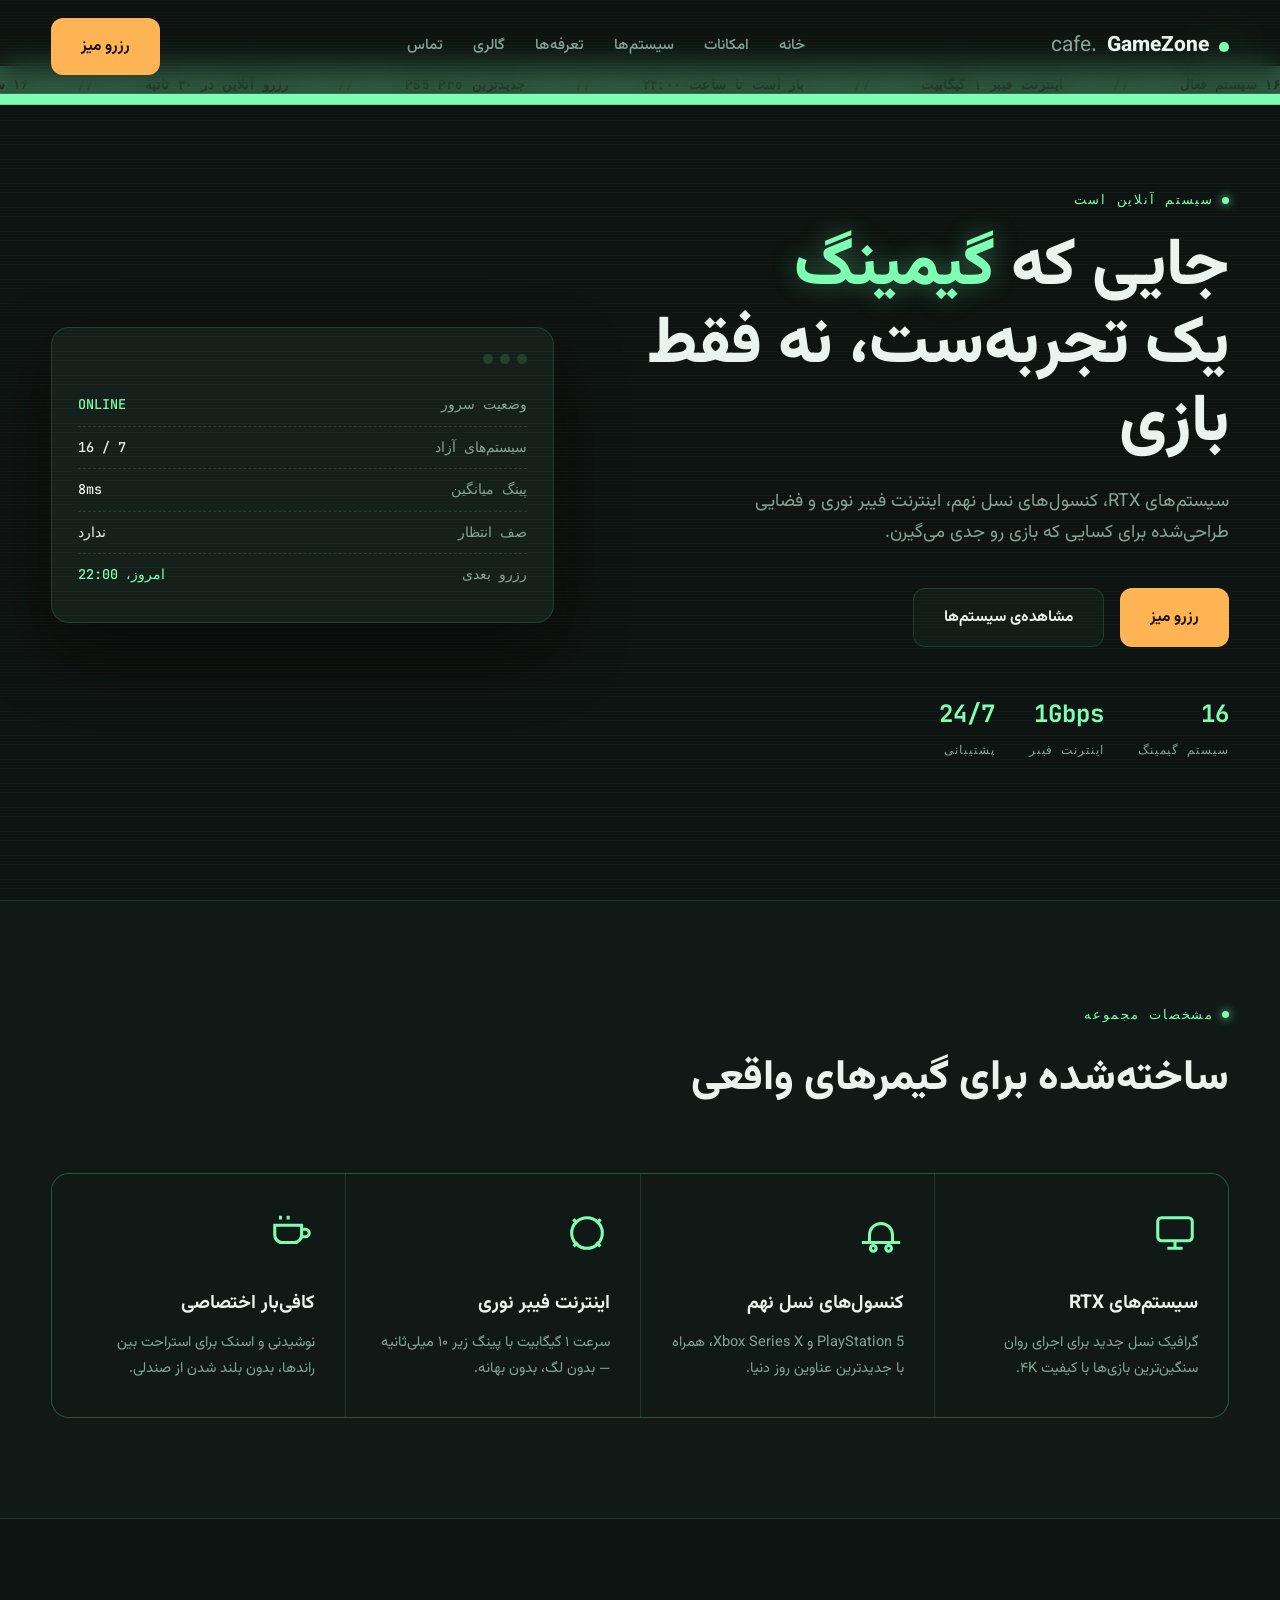
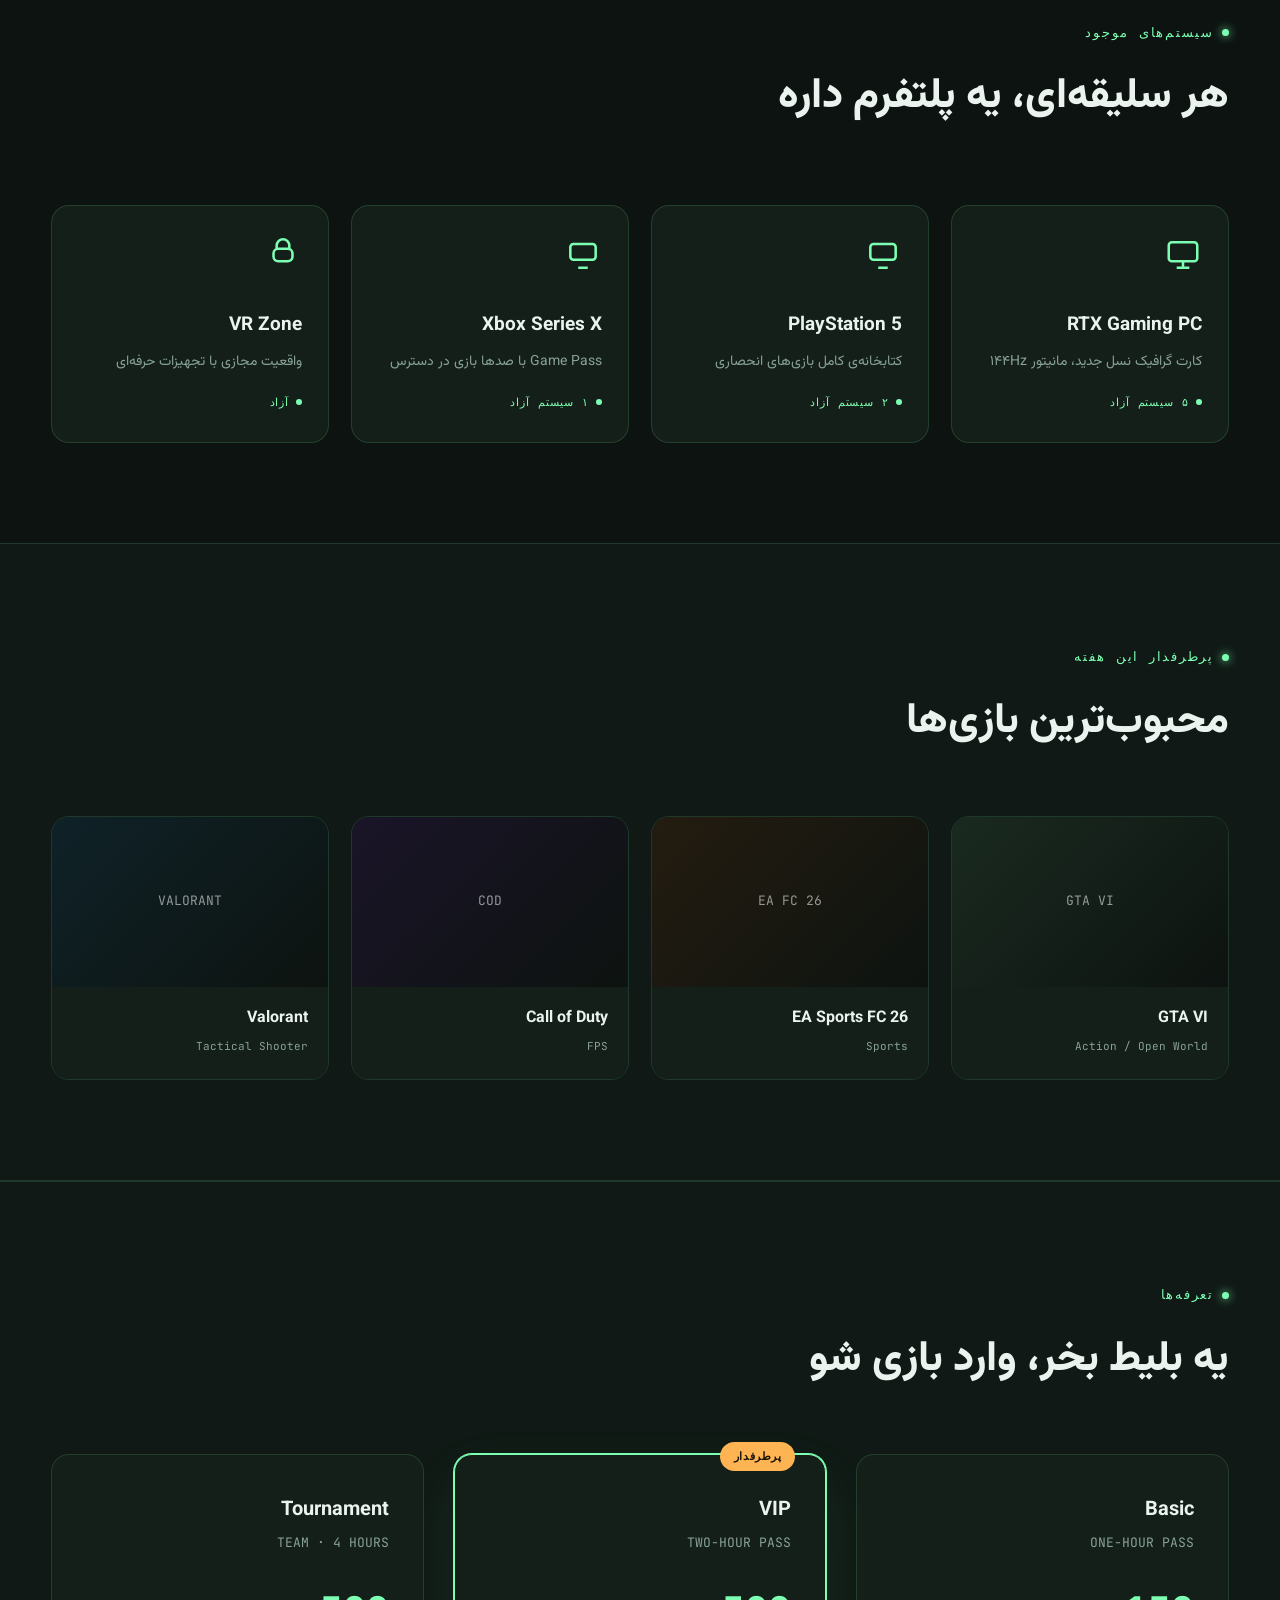
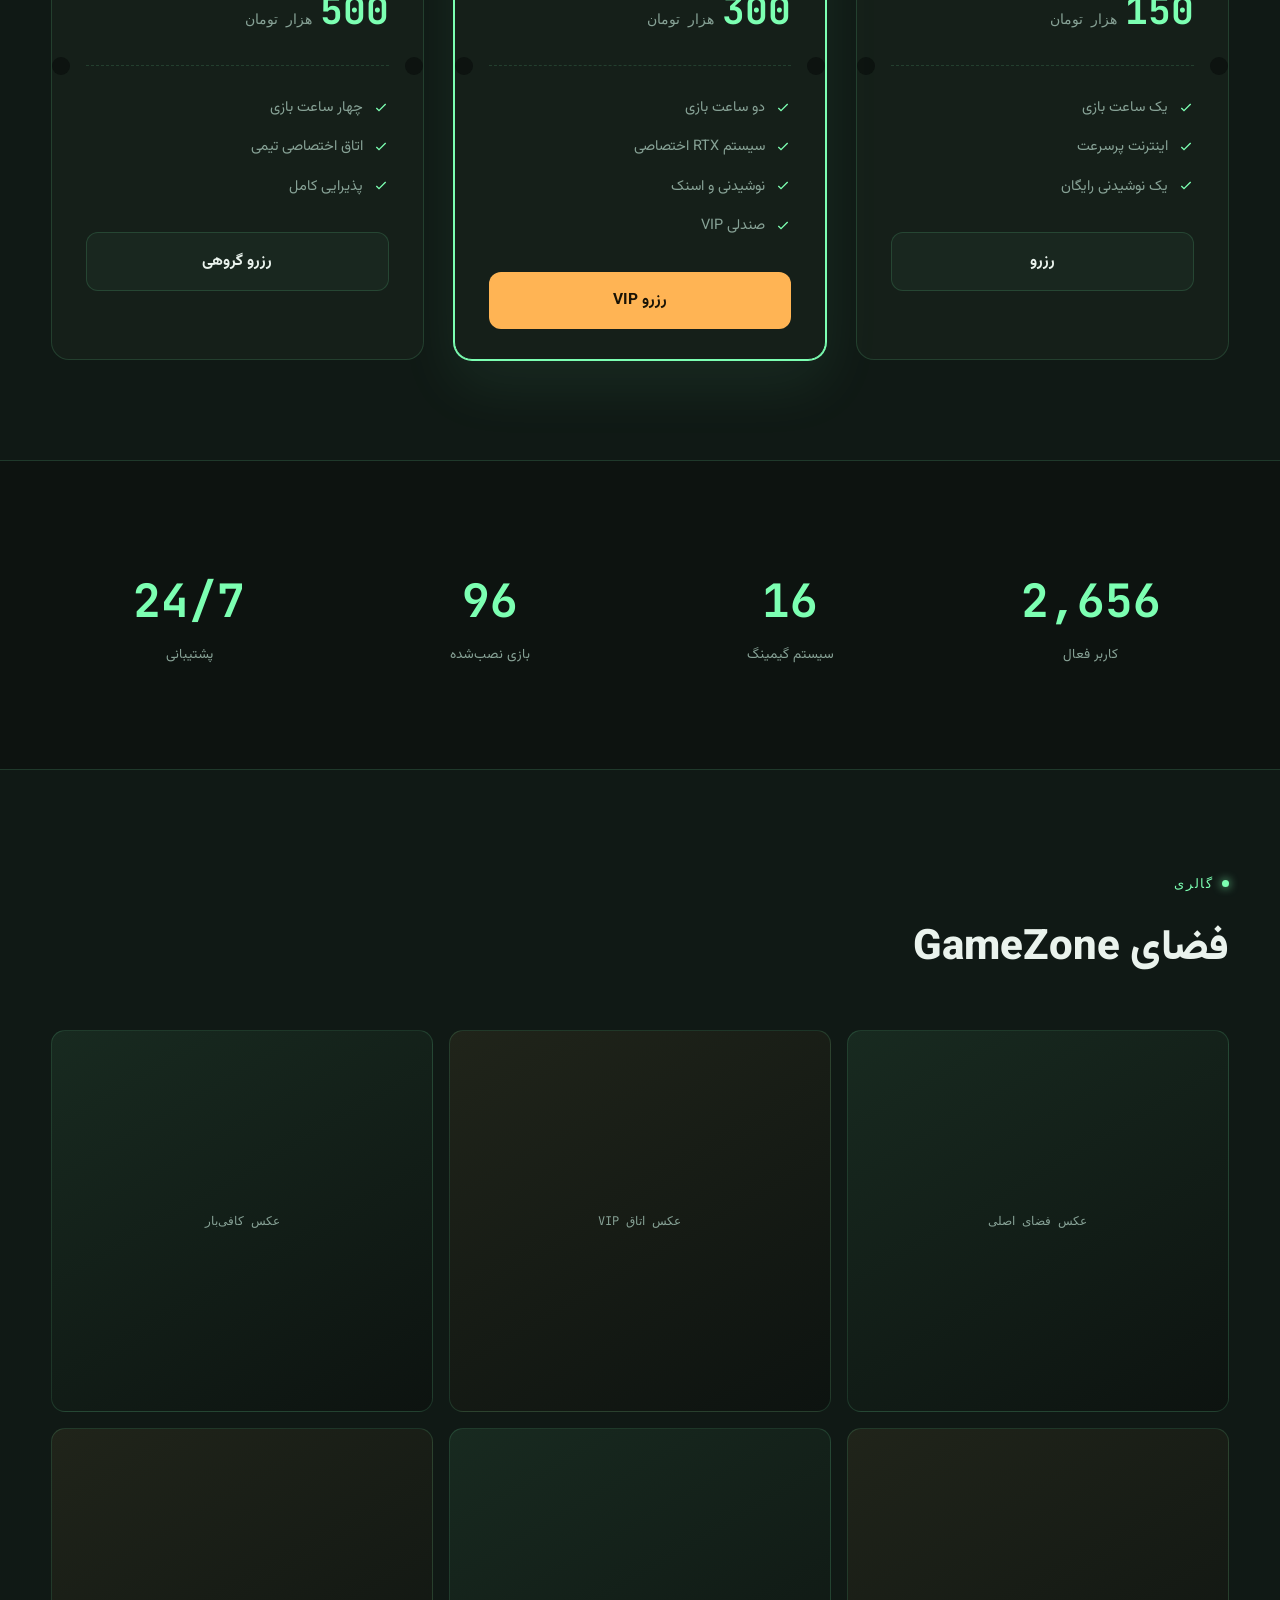
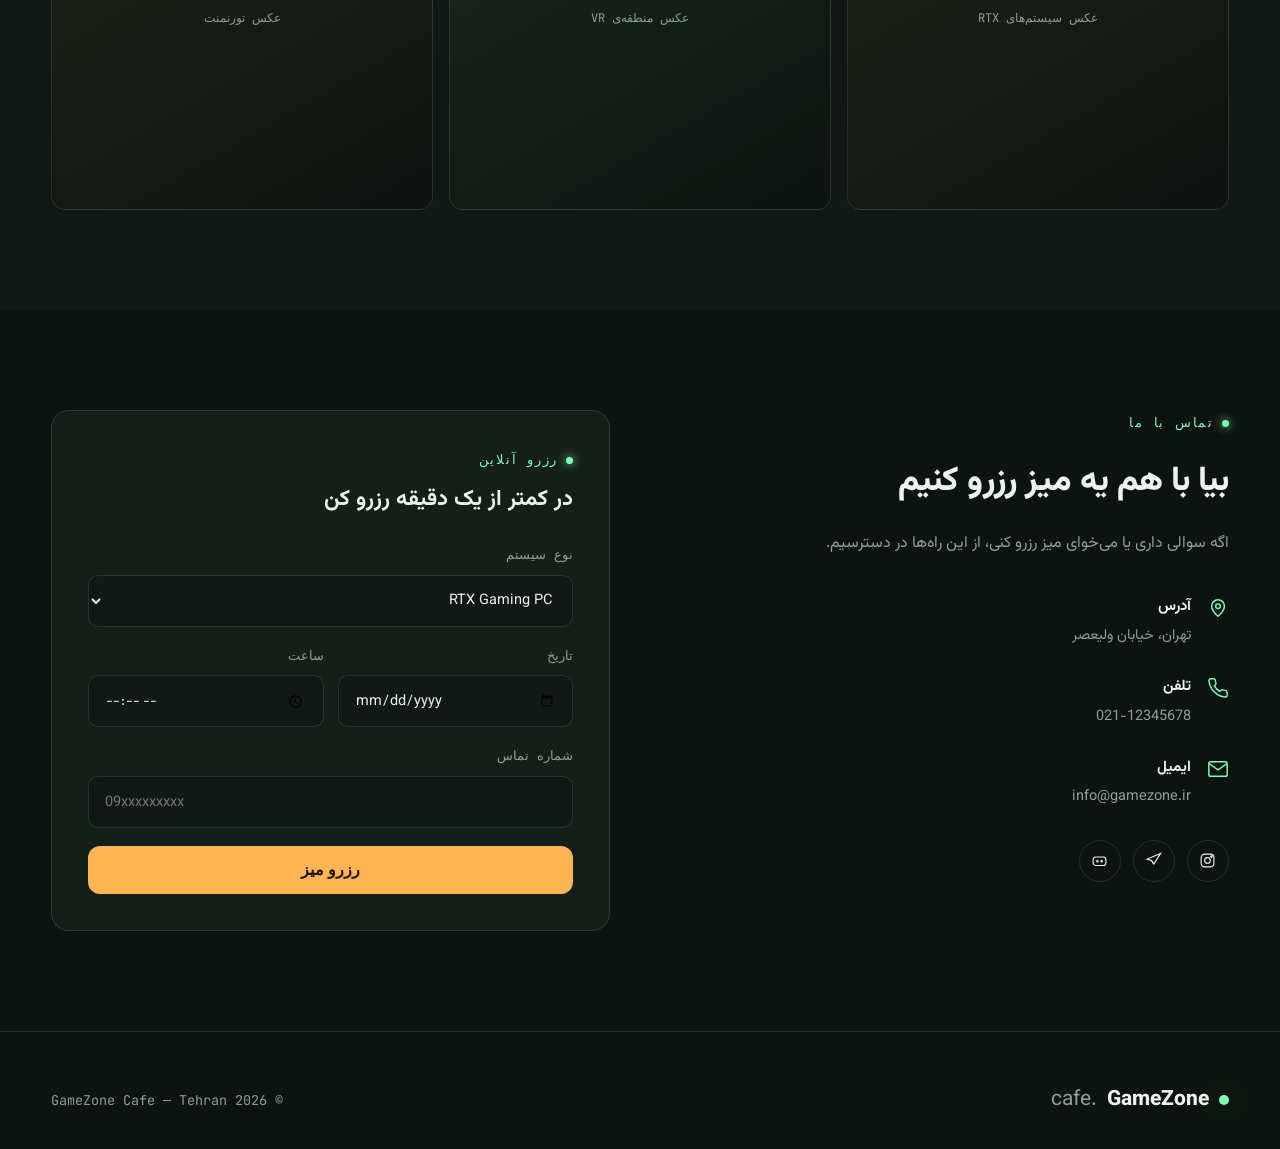
<file: GAME ZONE/index.html>
<!DOCTYPE html>
<html lang="fa" dir="rtl">
<head>
<meta charset="UTF-8">
<meta name="viewport" content="width=device-width, initial-scale=1.0">
<title>GameZone Cafe — سیستم آنلاین است</title>
<link rel="stylesheet" href="style.css">
</head>
<body>

<!--================ HEADER =================-->
<header class="header">
  <div class="container navbar">
    <div class="logo"><span class="dot"></span>GameZone<span style="color:var(--dim);font-weight:400;">.cafe</span></div>
    <ul class="nav-links">
      <li><a href="#home">خانه</a></li>
      <li><a href="#specs">امکانات</a></li>
      <li><a href="#systems">سیستم‌ها</a></li>
      <li><a href="#pricing">تعرفه‌ها</a></li>
      <li><a href="#gallery">گالری</a></li>
      <li><a href="#contact">تماس</a></li>
    </ul>
    <div class="nav-actions">
      <a href="#pricing" class="btn btn-primary">رزرو میز</a>
      <button class="menu-toggle" aria-label="منو" id="menuToggle"><span></span><span></span><span></span></button>
    </div>
  </div>
</header>

<!--================ TICKER =================-->
<div class="ticker-wrap">
  <div class="ticker">
    <span>۱۶ سیستم فعال</span>
    <span>اینترنت فیبر ۱ گیگابیت</span>
    <span>باز است تا ساعت ۲۴:۰۰</span>
    <span>جدیدترین PS5 Pro</span>
    <span>رزرو آنلاین در ۳۰ ثانیه</span>
    <span>۱۶ سیستم فعال</span>
    <span>اینترنت فیبر ۱ گیگابیت</span>
    <span>باز است تا ساعت ۲۴:۰۰</span>
    <span>جدیدترین PS5 Pro</span>
    <span>رزرو آنلاین در ۳۰ ثانیه</span>
  </div>
</div>

<!--================ HERO =================-->
<section class="hero" id="home">
  <div class="container hero-grid">
    <div class="reveal active">
      <div class="eyebrow">سیستم آنلاین است</div>
      <h1>جایی که <em>گیمینگ</em><br>یک تجربه‌ست، نه فقط بازی</h1>
      <p>سیستم‌های RTX، کنسول‌های نسل نهم، اینترنت فیبر نوری و فضایی طراحی‌شده برای کسایی که بازی رو جدی می‌گیرن.</p>
      <div class="hero-actions">
        <a href="#pricing" class="btn btn-primary">رزرو میز</a>
        <a href="#systems" class="btn btn-ghost">مشاهده‌ی سیستم‌ها</a>
      </div>
      <div class="hero-meta">
        <div><b>16</b><span>سیستم گیمینگ</span></div>
        <div><b>1Gbps</b><span>اینترنت فیبر</span></div>
        <div><b>24/7</b><span>پشتیبانی</span></div>
      </div>
    </div>
    <div class="reveal active">
      <div class="terminal">
        <div class="terminal-bar"><i></i><i></i><i></i></div>
        <div class="terminal-line on"><span>وضعیت سرور</span><b>ONLINE</b></div>
        <div class="terminal-line"><span>سیستم‌های آزاد</span><b>7 / 16</b></div>
        <div class="terminal-line"><span>پینگ میانگین</span><b>8ms</b></div>
        <div class="terminal-line"><span>صف انتظار</span><b>ندارد</b></div>
        <div class="terminal-line on"><span>رزرو بعدی</span><b>امروز، 22:00</b></div>
      </div>
    </div>
  </div>
</section>

<!--================ SPECS =================-->
<section class="specs" id="specs">
  <div class="container">
    <div class="section-title reveal" style="margin-bottom:56px;">
      <div class="eyebrow">مشخصات مجموعه</div>
      <h2>ساخته‌شده برای گیمرهای واقعی</h2>
    </div>
    <div class="spec-grid">
      <div class="spec reveal">
        <svg class="icon" viewBox="0 0 24 24" fill="none" stroke="currentColor" stroke-width="1.6"><rect x="3" y="4" width="18" height="12" rx="2"/><path d="M8 20h8M12 16v4"/></svg>
        <h3>سیستم‌های RTX</h3>
        <p>گرافیک نسل جدید برای اجرای روان سنگین‌ترین بازی‌ها با کیفیت ۴K.</p>
      </div>
      <div class="spec reveal">
        <svg class="icon" viewBox="0 0 24 24" fill="none" stroke="currentColor" stroke-width="1.6"><path d="M2 17h20M6 17v-4a6 6 0 0 1 12 0v4"/><circle cx="8" cy="20" r="1.5"/><circle cx="16" cy="20" r="1.5"/></svg>
        <h3>کنسول‌های نسل نهم</h3>
        <p>PlayStation 5 و Xbox Series X، همراه با جدیدترین عناوین روز دنیا.</p>
      </div>
      <div class="spec reveal">
        <svg class="icon" viewBox="0 0 24 24" fill="none" stroke="currentColor" stroke-width="1.6"><path d="M12 20a8 8 0 1 1 0-16 8 8 0 0 1 0 16Z"/><path d="M4.9 4.9l2.1 2.1M16.9 16.9l2.1 2.1M19.1 4.9l-2.1 2.1M7.1 16.9l-2.1 2.1"/></svg>
        <h3>اینترنت فیبر نوری</h3>
        <p>سرعت ۱ گیگابیت با پینگ زیر ۱۰ میلی‌ثانیه — بدون لگ، بدون بهانه.</p>
      </div>
      <div class="spec reveal">
        <svg class="icon" viewBox="0 0 24 24" fill="none" stroke="currentColor" stroke-width="1.6"><path d="M3 8h14v5a4 4 0 0 1-4 4H7a4 4 0 0 1-4-4V8Z"/><path d="M17 10h2a2 2 0 0 1 0 4h-2M6 3v2M10 3v2"/></svg>
        <h3>کافی‌بار اختصاصی</h3>
        <p>نوشیدنی و اسنک برای استراحت بین راندها، بدون بلند شدن از صندلی.</p>
      </div>
    </div>
  </div>
</section>

<!--================ SYSTEMS =================-->
<section id="systems">
  <div class="container">
    <div class="section-head reveal">
      <div class="section-title">
        <div class="eyebrow">سیستم‌های موجود</div>
        <h2>هر سلیقه‌ای، یه پلتفرم داره</h2>
      </div>
    </div>
    <div class="systems-grid">
      <div class="system-card reveal">
        <svg class="icon" viewBox="0 0 24 24" fill="none" stroke="currentColor" stroke-width="1.6"><rect x="3" y="4" width="18" height="12" rx="2"/><path d="M8 20h8M12 16v4"/></svg>
        <h3>RTX Gaming PC</h3>
        <p>کارت گرافیک نسل جدید، مانیتور ۱۴۴Hz</p>
        <div class="status">۵ سیستم آزاد</div>
      </div>
      <div class="system-card reveal">
        <svg class="icon" viewBox="0 0 24 24" fill="none" stroke="currentColor" stroke-width="1.6"><rect x="4" y="5" width="16" height="10" rx="2"/><path d="M9 20h6"/></svg>
        <h3>PlayStation 5</h3>
        <p>کتابخانه‌ی کامل بازی‌های انحصاری</p>
        <div class="status">۲ سیستم آزاد</div>
      </div>
      <div class="system-card reveal">
        <svg class="icon" viewBox="0 0 24 24" fill="none" stroke="currentColor" stroke-width="1.6"><rect x="4" y="5" width="16" height="10" rx="2"/><path d="M9 20h6"/></svg>
        <h3>Xbox Series X</h3>
        <p>Game Pass با صدها بازی در دسترس</p>
        <div class="status">۱ سیستم آزاد</div>
      </div>
      <div class="system-card reveal">
        <svg class="icon" viewBox="0 0 24 24" fill="none" stroke="currentColor" stroke-width="1.6"><rect x="6" y="8" width="12" height="8" rx="3"/><path d="M8 8V6a4 4 0 0 1 8 0v2"/></svg>
        <h3>VR Zone</h3>
        <p>واقعیت مجازی با تجهیزات حرفه‌ای</p>
        <div class="status">آزاد</div>
      </div>
    </div>
  </div>
</section>

<!--================ POPULAR GAMES =================-->
<section id="games" style="background:var(--bg-alt);border-top:1px solid var(--panel-line);border-bottom:1px solid var(--panel-line);">
  <div class="container">
    <div class="section-title reveal" style="margin-bottom:56px;">
      <div class="eyebrow">پرطرفدار این هفته</div>
      <h2>محبوب‌ترین بازی‌ها</h2>
    </div>
    <div class="games-row">
      <div class="game-tile reveal">
        <div class="game-art"><span>GTA VI</span></div>
        <div class="game-info"><h4>GTA VI</h4><span>Action / Open World</span></div>
      </div>
      <div class="game-tile reveal">
        <div class="game-art"><span>EA FC 26</span></div>
        <div class="game-info"><h4>EA Sports FC 26</h4><span>Sports</span></div>
      </div>
      <div class="game-tile reveal">
        <div class="game-art"><span>COD</span></div>
        <div class="game-info"><h4>Call of Duty</h4><span>FPS</span></div>
      </div>
      <div class="game-tile reveal">
        <div class="game-art"><span>VALORANT</span></div>
        <div class="game-info"><h4>Valorant</h4><span>Tactical Shooter</span></div>
      </div>
    </div>
  </div>
</section>

<!--================ PRICING =================-->
<section class="pricing" id="pricing">
  <div class="container">
    <div class="section-title reveal" style="margin-bottom:56px;">
      <div class="eyebrow">تعرفه‌ها</div>
      <h2>یه بلیط بخر، وارد بازی شو</h2>
    </div>
    <div class="price-grid">
      <div class="ticket reveal">
        <h3>Basic</h3>
        <div class="sub">ONE-HOUR PASS</div>
        <div class="amount">150<span> هزار تومان</span></div>
        <div class="perf"></div>
        <ul>
          <li><svg viewBox="0 0 24 24" fill="none" stroke="currentColor" stroke-width="2"><path d="M5 12l4 4L19 6"/></svg>یک ساعت بازی</li>
          <li><svg viewBox="0 0 24 24" fill="none" stroke="currentColor" stroke-width="2"><path d="M5 12l4 4L19 6"/></svg>اینترنت پرسرعت</li>
          <li><svg viewBox="0 0 24 24" fill="none" stroke="currentColor" stroke-width="2"><path d="M5 12l4 4L19 6"/></svg>یک نوشیدنی رایگان</li>
        </ul>
        <a href="#contact" class="btn btn-ghost">رزرو</a>
      </div>
      <div class="ticket featured reveal">
        <div class="tag">پرطرفدار</div>
        <h3>VIP</h3>
        <div class="sub">TWO-HOUR PASS</div>
        <div class="amount">300<span> هزار تومان</span></div>
        <div class="perf"></div>
        <ul>
          <li><svg viewBox="0 0 24 24" fill="none" stroke="currentColor" stroke-width="2"><path d="M5 12l4 4L19 6"/></svg>دو ساعت بازی</li>
          <li><svg viewBox="0 0 24 24" fill="none" stroke="currentColor" stroke-width="2"><path d="M5 12l4 4L19 6"/></svg>سیستم RTX اختصاصی</li>
          <li><svg viewBox="0 0 24 24" fill="none" stroke="currentColor" stroke-width="2"><path d="M5 12l4 4L19 6"/></svg>نوشیدنی و اسنک</li>
          <li><svg viewBox="0 0 24 24" fill="none" stroke="currentColor" stroke-width="2"><path d="M5 12l4 4L19 6"/></svg>صندلی VIP</li>
        </ul>
        <a href="#contact" class="btn btn-primary">رزرو VIP</a>
      </div>
      <div class="ticket reveal">
        <h3>Tournament</h3>
        <div class="sub">TEAM · 4 HOURS</div>
        <div class="amount">500<span> هزار تومان</span></div>
        <div class="perf"></div>
        <ul>
          <li><svg viewBox="0 0 24 24" fill="none" stroke="currentColor" stroke-width="2"><path d="M5 12l4 4L19 6"/></svg>چهار ساعت بازی</li>
          <li><svg viewBox="0 0 24 24" fill="none" stroke="currentColor" stroke-width="2"><path d="M5 12l4 4L19 6"/></svg>اتاق اختصاصی تیمی</li>
          <li><svg viewBox="0 0 24 24" fill="none" stroke="currentColor" stroke-width="2"><path d="M5 12l4 4L19 6"/></svg>پذیرایی کامل</li>
        </ul>
        <a href="#contact" class="btn btn-ghost">رزرو گروهی</a>
      </div>
    </div>
  </div>
</section>

<!--================ STATS =================-->
<section>
  <div class="container stats-grid">
    <div class="stat reveal"><b data-count="5000">0</b><span>کاربر فعال</span></div>
    <div class="stat reveal"><b data-count="16">0</b><span>سیستم گیمینگ</span></div>
    <div class="stat reveal"><b data-count="150">0</b><span>بازی نصب‌شده</span></div>
    <div class="stat reveal"><b>24/7</b><span>پشتیبانی</span></div>
  </div>
</section>

<!--================ GALLERY =================-->
<section id="gallery" style="background:var(--bg-alt);border-top:1px solid var(--panel-line);">
  <div class="container">
    <div class="section-title reveal" style="margin-bottom:44px;">
      <div class="eyebrow">گالری</div>
      <h2>فضای GameZone</h2>
    </div>
    <div class="gallery-grid">
      <div class="gallery-item reveal">عکس فضای اصلی</div>
      <div class="gallery-item reveal">عکس اتاق VIP</div>
      <div class="gallery-item reveal">عکس کافی‌بار</div>
      <div class="gallery-item reveal">عکس سیستم‌های RTX</div>
      <div class="gallery-item reveal">عکس منطقه‌ی VR</div>
      <div class="gallery-item reveal">عکس تورنمنت</div>
    </div>
  </div>
</section>

<!--================ CONTACT =================-->
<section id="contact">
  <div class="container contact-wrap">
    <div class="reveal">
      <div class="eyebrow">تماس با ما</div>
      <h2 style="font-size:34px;font-weight:800;margin-bottom:18px;">بیا با هم یه میز رزرو کنیم</h2>
      <p style="color:var(--dim);margin-bottom:36px;">اگه سوالی داری یا می‌خوای میز رزرو کنی، از این راه‌ها در دسترسیم.</p>

      <div class="info-row">
        <svg class="icon" viewBox="0 0 24 24" fill="none" stroke="currentColor" stroke-width="1.6"><path d="M12 21s-7-6.2-7-11a7 7 0 0 1 14 0c0 4.8-7 11-7 11Z"/><circle cx="12" cy="10" r="2.5"/></svg>
        <div><h4>آدرس</h4><p>تهران، خیابان ولیعصر</p></div>
      </div>
      <div class="info-row">
        <svg class="icon" viewBox="0 0 24 24" fill="none" stroke="currentColor" stroke-width="1.6"><path d="M22 16.9v3a2 2 0 0 1-2.2 2 19.8 19.8 0 0 1-8.6-3 19.5 19.5 0 0 1-6-6A19.8 19.8 0 0 1 2.1 4.2 2 2 0 0 1 4.1 2h3a2 2 0 0 1 2 1.7c.1.9.3 1.8.6 2.7a2 2 0 0 1-.5 2.1L8 9.7a16 16 0 0 0 6 6l1.2-1.2a2 2 0 0 1 2.1-.5c.9.3 1.8.5 2.7.6a2 2 0 0 1 1.7 2Z"/></svg>
        <div><h4>تلفن</h4><p>021-12345678</p></div>
      </div>
      <div class="info-row">
        <svg class="icon" viewBox="0 0 24 24" fill="none" stroke="currentColor" stroke-width="1.6"><rect x="2" y="4" width="20" height="16" rx="2"/><path d="m2 6 10 7L22 6"/></svg>
        <div><h4>ایمیل</h4><p>info@gamezone.ir</p></div>
      </div>

      <div class="socials">
        <a href="#" aria-label="اینستاگرام"><svg viewBox="0 0 24 24" fill="none" stroke="currentColor" stroke-width="1.6"><rect x="3" y="3" width="18" height="18" rx="5"/><circle cx="12" cy="12" r="4"/><circle cx="17.5" cy="6.5" r="1"/></svg></a>
        <a href="#" aria-label="تلگرام"><svg viewBox="0 0 24 24" fill="none" stroke="currentColor" stroke-width="1.6"><path d="m22 2-9.5 15L9 12l-6-2 19-8Z"/><path d="M12.5 17 9 12"/></svg></a>
        <a href="#" aria-label="دیسکورد"><svg viewBox="0 0 24 24" fill="none" stroke="currentColor" stroke-width="1.6"><rect x="3" y="7" width="18" height="12" rx="4"/><circle cx="9" cy="13" r="1"/><circle cx="15" cy="13" r="1"/></svg></a>
      </div>
    </div>

    <div class="booking reveal">
      <div class="eyebrow">رزرو آنلاین</div>
      <h3>در کمتر از یک دقیقه رزرو کن</h3>
      <form>
        <div class="field">
          <label>نوع سیستم</label>
          <select>
            <option>RTX Gaming PC</option>
            <option>PlayStation 5</option>
            <option>Xbox Series X</option>
            <option>VR Zone</option>
          </select>
        </div>
        <div class="field-row">
          <div class="field"><label>تاریخ</label><input type="date"></div>
          <div class="field"><label>ساعت</label><input type="time"></div>
        </div>
        <div class="field"><label>شماره تماس</label><input type="tel" placeholder="09xxxxxxxxx"></div>
        <button type="submit" class="btn btn-primary" style="width:100%;justify-content:center;">رزرو میز</button>
      </form>
    </div>
  </div>
</section>

<!--================ FOOTER =================-->
<footer class="footer">
  <div class="container footer-row">
    <div class="logo"><span class="dot"></span>GameZone<span style="color:var(--dim);font-weight:400;">.cafe</span></div>
    <p>© 2026 GameZone Cafe — Tehran</p>
  </div>
</footer>

<script src="script.js"></script>
</body>
</html>
</file>
<file: GAME ZONE/style.css>
@import url("https://fonts.googleapis.com/css2?family=Vazirmatn:wght@400;500;600;700;800&family=JetBrains+Mono:wght@400;500;700&display=swap");

*{margin:0;padding:0;box-sizing:border-box;}
html{scroll-behavior:smooth;}

:root{
  --bg:#0D1310;
  --bg-alt:#101915;
  --panel:#151F19;
  --panel-line:rgba(124,255,178,.14);
  --phosphor:#7CFFB2;
  --phosphor-dim:#3E8563;
  --amber:#FFB454;
  --ink:#EAF3ED;
  --dim:#87A296;
  --radius:18px;
  --mono:"JetBrains Mono",monospace;
  --sans:"Vazirmatn",sans-serif;
}

body{
  background:var(--bg);
  color:var(--ink);
  font-family:var(--sans);
  line-height:1.75;
  overflow-x:hidden;
}

/* faint scanline texture across the whole page */
body::before{
  content:"";
  position:fixed;
  inset:0;
  pointer-events:none;
  background:repeating-linear-gradient(
    to bottom,
    rgba(255,255,255,.018) 0px,
    rgba(255,255,255,.018) 1px,
    transparent 1px,
    transparent 3px
  );
  z-index:9998;
}

a{color:inherit;text-decoration:none;}
ul{list-style:none;}
img{max-width:100%;display:block;}
.container{width:min(1180px,92%);margin:auto;}
section{padding:100px 0;}
.eyebrow{
  font-family:var(--mono);
  font-size:12.5px;
  letter-spacing:.14em;
  color:var(--phosphor);
  text-transform:uppercase;
  display:inline-flex;
  align-items:center;
  gap:8px;
  margin-bottom:18px;
}
.eyebrow::before{
  content:"";
  width:7px;height:7px;border-radius:50%;
  background:var(--phosphor);
  box-shadow:0 0 10px var(--phosphor);
}
.section-title h2{
  font-size:clamp(28px,4vw,42px);
  font-weight:800;
  margin-bottom:14px;
}
.section-title p{color:var(--dim);font-size:16.5px;max-width:520px;}
.section-head{display:flex;justify-content:space-between;align-items:flex-end;gap:30px;margin-bottom:56px;flex-wrap:wrap;}

/* ============ BUTTONS ============ */
.btn{
  display:inline-flex;align-items:center;gap:10px;
  padding:15px 30px;border-radius:12px;
  font-weight:700;font-size:15.5px;
  transition:.25s;cursor:pointer;border:none;
}
.btn-primary{background:var(--amber);color:#1a1305;}
.btn-primary:hover{transform:translateY(-3px);box-shadow:0 12px 30px rgba(255,180,84,.3);}
.btn-ghost{border:1px solid var(--panel-line);color:var(--ink);background:rgba(124,255,178,.04);}
.btn-ghost:hover{border-color:var(--phosphor);color:var(--phosphor);}

/* ============ HEADER ============ */
.header{
  position:fixed;top:0;left:0;width:100%;z-index:999;
  padding:18px 0;
  background:rgba(13,19,16,.7);
  backdrop-filter:blur(14px);
  border-bottom:1px solid var(--panel-line);
  transition:.3s;
}
.navbar{display:flex;align-items:center;justify-content:space-between;}
.logo{display:flex;align-items:center;gap:10px;font-weight:800;font-size:21px;}
.logo .dot{width:10px;height:10px;border-radius:50%;background:var(--phosphor);box-shadow:0 0 52px var(--phosphor);animation:pulse 2s infinite;}
.nav-links{display:flex;gap:30px;font-weight:500;font-size:15px;}
.nav-links a{position:relative;color:var(--dim);transition:.2s;}
.nav-links a:hover{color:var(--ink);}
.nav-actions{display:flex;align-items:center;gap:18px;}
.menu-toggle{display:none;flex-direction:column;gap:5px;cursor:pointer;background:none;border:none;}
.menu-toggle span{width:24px;height:2px;background:var(--ink);}

/* ============ TICKER — signature element ============ */
.ticker-wrap{
  position:fixed;top:66px;left:0;width:100%;z-index:998;
  background:var(--phosphor);
  overflow:hidden;
  white-space:nowrap;
  border-bottom:1px solid rgba(0,0,0,.15);
}
.ticker{
  display:inline-flex;
  gap:50px;
  padding:8px 0;
  font-family:var(--mono);
  font-size:12.5px;
  font-weight:700;
  color:#0D1310;
  animation:ticker 26s linear infinite;
  letter-spacing:.03em;
}
.ticker span{display:inline-flex;align-items:center;gap:10px;}
.ticker span::after{content:"//";opacity:.5;margin-inline-start:40px;}
@keyframes ticker{
  0%{transform:translateX(0);}
  100%{transform:translateX(-50%);}
}

/* ============ HERO ============ */
.hero{
  min-height:100vh;
  display:flex;align-items:center;
  padding-top:150px;
  position:relative;
}
.hero-grid{
  display:grid;
  grid-template-columns:1.1fr .9fr;
  gap:60px;
  align-items:center;
}
.hero h1{
  font-size:clamp(38px,5.4vw,66px);
  font-weight:800;
  line-height:1.18;
  margin-bottom:24px;
}
.hero h1 em{
  font-style:normal;
  color:var(--phosphor);
  text-shadow:0 0 24px rgba(124,255,178,.35);
}
.hero p{color:var(--dim);font-size:18px;max-width:480px;margin-bottom:38px;}
.hero-actions{display:flex;gap:16px;flex-wrap:wrap;margin-bottom:46px;}
.hero-meta{display:flex;gap:34px;flex-wrap:wrap;}
.hero-meta div{font-family:var(--mono);}
.hero-meta b{display:block;font-size:24px;color:var(--phosphor);}
.hero-meta span{font-size:11.5px;color:var(--dim);letter-spacing:.08em;}

/* terminal panel */
.terminal{
  background:var(--panel);
  border:1px solid var(--panel-line);
  border-radius:var(--radius);
  padding:26px;
  font-family:var(--mono);
  font-size:13.5px;
  box-shadow:0 30px 70px rgba(0,0,0,.45);
}
.terminal-bar{display:flex;gap:7px;margin-bottom:20px;}
.terminal-bar i{width:10px;height:10px;border-radius:50%;background:var(--panel-line);}
.terminal-line{display:flex;justify-content:space-between;padding:9px 0;border-bottom:1px dashed var(--panel-line);color:var(--dim);}
.terminal-line b{color:var(--ink);font-weight:500;}
.terminal-line.on b{color:var(--phosphor);}
.terminal-line:last-child{border-bottom:none;}

/* ============ SPEC / FEATURES ============ */
.specs{background:var(--bg-alt);border-top:1px solid var(--panel-line);border-bottom:1px solid var(--panel-line);}
.spec-grid{display:grid;grid-template-columns:repeat(auto-fit,minmax(250px,1fr));gap:1px;background:var(--panel-line);border:1px solid var(--panel-line);border-radius:var(--radius);overflow:hidden;}
.spec{background:var(--bg-alt);padding:36px 30px;}
.spec .icon{width:46px;height:46px;color:var(--phosphor);margin-bottom:20px;}
.spec h3{font-size:19px;margin-bottom:10px;font-weight:700;}
.spec p{color:var(--dim);font-size:14.5px;}

/* ============ SYSTEMS ============ */
.systems-grid{display:grid;grid-template-columns:repeat(auto-fit,minmax(240px,1fr));gap:22px;}
.system-card{
  background:var(--panel);border:1px solid var(--panel-line);border-radius:var(--radius);
  padding:30px 26px;transition:.3s;position:relative;overflow:hidden;
}
.system-card:hover{border-color:var(--phosphor);transform:translateY(-6px);}
.system-card .icon{width:38px;height:38px;color:var(--phosphor);margin-bottom:24px;}
.system-card h3{font-size:19px;font-weight:700;margin-bottom:8px;}
.system-card p{color:var(--dim);font-size:14px;margin-bottom:18px;}
.system-card .status{font-family:var(--mono);font-size:11px;letter-spacing:.08em;color:var(--phosphor);display:flex;align-items:center;gap:7px;}
.system-card .status::before{content:"";width:6px;height:6px;border-radius:50%;background:var(--phosphor);}

/* ============ GAMES ============ */
.games-row{display:grid;grid-template-columns:repeat(auto-fit,minmax(230px,1fr));gap:22px;}
.game-tile{border-radius:var(--radius);overflow:hidden;border:1px solid var(--panel-line);}
.game-art{height:170px;display:flex;align-items:center;justify-content:center;font-family:var(--mono);font-size:13px;color:rgba(255,255,255,.55);position:relative;}
.game-art span{position:relative;z-index:2;}
.game-tile:nth-child(1) .game-art{background:linear-gradient(135deg,#1a2a20,#0D1310);}
.game-tile:nth-child(2) .game-art{background:linear-gradient(135deg,#241c10,#0D1310);}
.game-tile:nth-child(3) .game-art{background:linear-gradient(135deg,#1a1428,#0D1310);}
.game-tile:nth-child(4) .game-art{background:linear-gradient(135deg,#0f2228,#0D1310);}
.game-info{padding:18px 20px;background:var(--panel);}
.game-info h4{font-size:16px;font-weight:700;}
.game-info span{font-family:var(--mono);font-size:11px;color:var(--dim);}

/* ============ PRICING — ticket stubs ============ */
.pricing{background:var(--bg-alt);border-top:1px solid var(--panel-line);border-bottom:1px solid var(--panel-line);}
.price-grid{display:grid;grid-template-columns:repeat(auto-fit,minmax(280px,1fr));gap:30px;}
.ticket{
  background:var(--panel);
  border:1px solid var(--panel-line);
  border-radius:var(--radius);
  position:relative;
  padding:38px 34px 30px;
}
.ticket.featured{border-color:var(--phosphor);box-shadow:0 0 0 1px var(--phosphor),0 25px 60px rgba(124,255,178,.08);}
.ticket .tag{position:absolute;top:-13px;right:30px;background:var(--amber);color:#1a1305;font-family:var(--mono);font-size:11px;font-weight:700;padding:5px 14px;border-radius:20px;letter-spacing:.05em;}
.ticket h3{font-size:20px;font-weight:700;margin-bottom:4px;}
.ticket .sub{color:var(--dim);font-size:13px;margin-bottom:22px;font-family:var(--mono);}
.ticket .amount{font-family:var(--mono);font-size:38px;font-weight:700;color:var(--phosphor);margin-bottom:4px;}
.ticket .amount span{font-size:14px;color:var(--dim);font-weight:400;}
.perf{border-top:1px dashed var(--panel-line);margin:22px 0;position:relative;}
.perf::before,.perf::after{content:"";position:absolute;top:-9px;width:18px;height:18px;border-radius:50%;background:var(--bg);}
.perf::before{right:-34px;}
.perf::after{left:-34px;}
.ticket ul{margin-bottom:26px;}
.ticket li{display:flex;align-items:center;gap:10px;padding:7px 0;font-size:14.5px;color:var(--dim);}
.ticket li svg{width:16px;height:16px;color:var(--phosphor);flex-shrink:0;}
.ticket .btn{width:100%;justify-content:center;}

/* ============ STATS ============ */
.stats-grid{display:grid;grid-template-columns:repeat(auto-fit,minmax(160px,1fr));gap:24px;text-align:center;}
.stat b{display:block;font-family:var(--mono);font-size:clamp(32px,4vw,46px);color:var(--phosphor);font-weight:700;}
.stat span{color:var(--dim);font-size:13.5px;}

/* ============ GALLERY ============ */
.gallery-grid{display:grid;grid-template-columns:repeat(3,1fr);gap:16px;}
.gallery-item{aspect-ratio:1;border-radius:14px;border:1px solid var(--panel-line);display:flex;align-items:center;justify-content:center;font-family:var(--mono);font-size:12px;color:var(--dim);text-align:center;padding:14px;}
.gallery-item:nth-child(odd){background:linear-gradient(150deg,#182a20,#0D1310);}
.gallery-item:nth-child(even){background:linear-gradient(150deg,#20241a,#0D1310);}

/* ============ CONTACT / BOOKING ============ */
.contact-wrap{display:grid;grid-template-columns:1fr 1fr;gap:60px;}
.info-row{display:flex;gap:16px;margin-bottom:26px;}
.info-row .icon{width:22px;height:22px;color:var(--phosphor);flex-shrink:0;margin-top:3px;}
.info-row h4{font-size:15px;margin-bottom:3px;}
.info-row p{color:var(--dim);font-size:14.5px;}
.socials{display:flex;gap:12px;margin-top:30px;}
.socials a{width:42px;height:42px;border:1px solid var(--panel-line);border-radius:50%;display:flex;align-items:center;justify-content:center;transition:.2s;}
.socials a:hover{border-color:var(--phosphor);color:var(--phosphor);}
.socials svg{width:17px;height:17px;}

.booking{background:var(--panel);border:1px solid var(--panel-line);border-radius:var(--radius);padding:36px;}
.booking .eyebrow{margin-bottom:10px;}
.booking h3{font-size:22px;margin-bottom:24px;font-weight:700;}
.field{margin-bottom:18px;}
.field label{display:block;font-size:13px;color:var(--dim);margin-bottom:8px;font-family:var(--mono);}
.field input,.field select{
  width:100%;height:52px;padding:0 16px;background:var(--bg-alt);
  border:1px solid var(--panel-line);border-radius:10px;color:var(--ink);font-family:var(--sans);font-size:14.5px;
}
.field input:focus,.field select:focus{outline:none;border-color:var(--phosphor);}
.field-row{display:grid;grid-template-columns:1fr 1fr;gap:14px;}

/* ============ FOOTER ============ */
.footer{border-top:1px solid var(--panel-line);padding:50px 0 30px;}
.footer-row{display:flex;justify-content:space-between;align-items:center;flex-wrap:wrap;gap:20px;}
.footer-row p{color:var(--dim);font-size:13.5px;font-family:var(--mono);}

/* ============ REVEAL ============ */
.reveal{opacity:0;transform:translateY(26px);transition:.7s cubic-bezier(.2,.7,.2,1);}
.reveal.active{opacity:1;transform:translateY(0);}

@keyframes pulse{0%,100%{opacity:1;}50%{opacity:.4;}}

@media (prefers-reduced-motion:reduce){
  *{animation:none !important;transition:none !important;}
}

/* ============ RESPONSIVE ============ */
@media (max-width:900px){
  .hero-grid{grid-template-columns:1fr;}
  .contact-wrap{grid-template-columns:1fr;}
}



@media (max-width:720px){
  .nav-links{display:none;}
  .menu-toggle{display:flex;}
  .nav-links.active{
    display:flex;flex-direction:column;position:absolute;top:64px;left:16px;right:16px;
    background:var(--panel);border:1px solid var(--panel-line);border-radius:14px;padding:20px;gap:16px;
  }
  .gallery-grid{grid-template-columns:repeat(2,1fr);}
  .field-row{grid-template-columns:1fr;}
}
</file>
